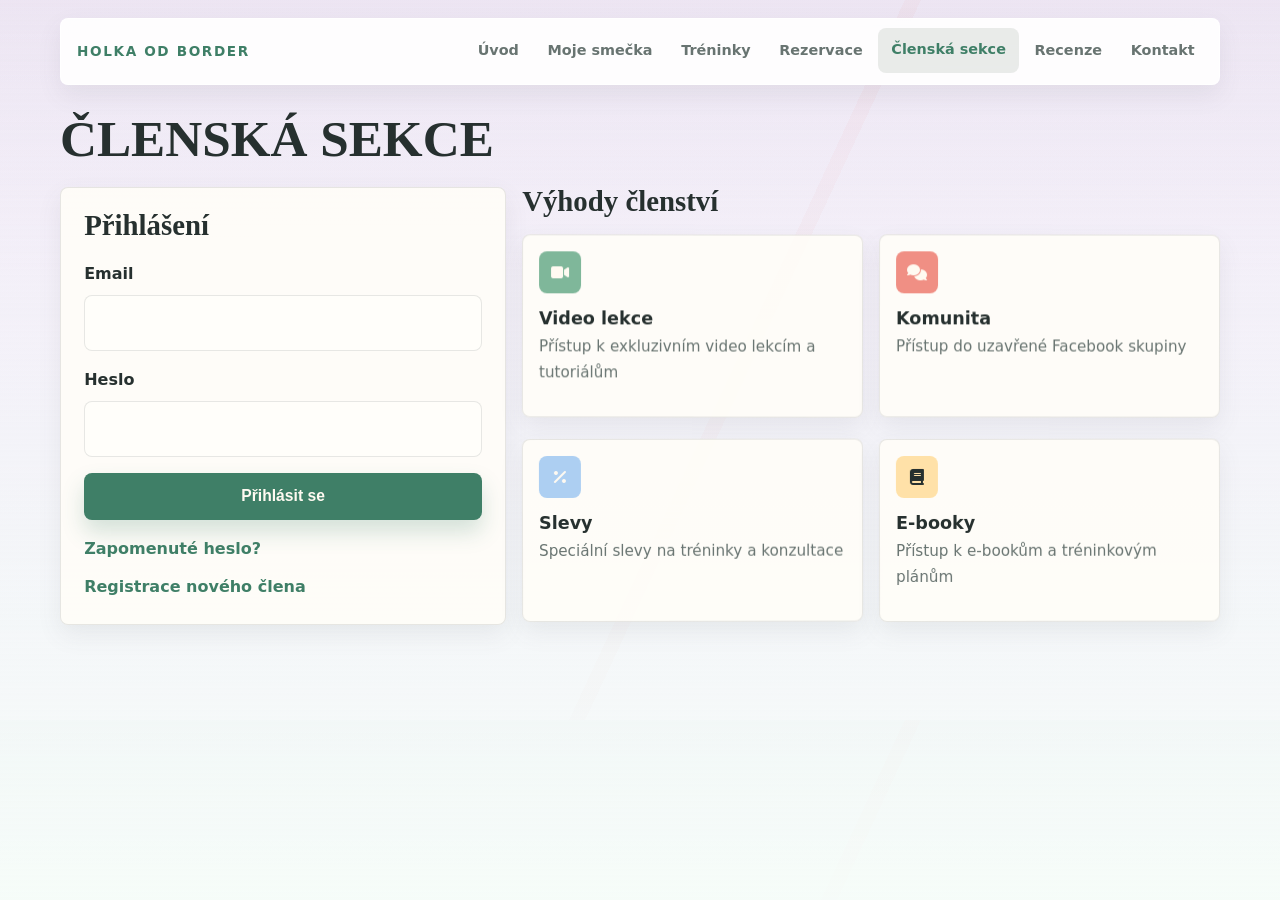
<file: clenska-sekce.html>
<!DOCTYPE html>
<html lang="cs">
<head>
    <meta charset="UTF-8">
    <meta name="viewport" content="width=device-width, initial-scale=1.0">
    <title>Členská sekce | Holka od border</title>
    <meta name="description" content="Členská sekce Holky od border s video lekcemi, e-booky, komunitou a bonusy pro členy.">
    <meta name="robots" content="index, follow">
    <link rel="canonical" href="https://www.holkaodborder.cz/clenska-sekce.html">
    <meta property="og:locale" content="cs_CZ">
    <meta property="og:type" content="website">
    <meta property="og:title" content="Členská sekce | Holka od border">
    <meta property="og:description" content="Video lekce, komunita, slevy a materiály pro členy Holky od border.">
    <meta property="og:url" content="https://www.holkaodborder.cz/clenska-sekce.html">
    <meta property="og:site_name" content="Holka od border">
    <meta property="og:image" content="https://www.holkaodborder.cz/foto2.jpeg">
    <meta name="twitter:card" content="summary_large_image">
    <link rel="stylesheet" href="style.css?v=20260510-2">
    <link rel="stylesheet" href="https://cdnjs.cloudflare.com/ajax/libs/font-awesome/6.4.0/css/all.min.css">
</head>
<body>
    <nav class="site-nav">
        <a href="index.html#uvod" class="nav-brand">Holka od border</a>
        <div class="menu-toggle">
            <div class="hamburger"></div>
        </div>
        <ul class="menu">
            <li><a href="index.html#uvod">Úvod</a></li>
            <li><a href="index.html#o-mne">Moje smečka</a></li>
            <li><a href="index.html#sluzby">Tréninky</a></li>
            <li><a href="rezervace.html">Rezervace</a></li>
            <li><a href="#" class="active">Členská sekce</a></li>
            <li><a href="recenze.html">Recenze</a></li>
            <li><a href="index.html#kontakt">Kontakt</a></li>
        </ul>
    </nav>

    <main>
        <section class="section members-section">
            <h2 class="reveal">ČLENSKÁ SEKCE</h2>
            <div class="members-container">
                <!-- Login Form -->
                <div class="login-form reveal" id="login-form">
                    <h2>Přihlášení</h2>
                    <form>
                        <div class="form-group">
                            <label for="email">Email</label>
                            <input type="email" id="email" required>
                        </div>
                        <div class="form-group">
                            <label for="password">Heslo</label>
                            <input type="password" id="password" required>
                        </div>
                        <button type="submit" class="submit-btn">Přihlásit se</button>
                    </form>
                    <div class="form-links">
                        <a href="#" onclick="showResetForm()" class="forgot-password">Zapomenuté heslo?</a>
                        <a href="#" onclick="showRegisterForm()" class="register">Registrace nového člena</a>
                    </div>
                </div>

                <!-- Register Form (initially hidden) -->
                <div class="login-form reveal" id="register-form" style="display: none;">
                    <h2>Registrace</h2>
                    <form>
                        <div class="form-group">
                            <label for="reg-email">Email</label>
                            <input type="email" id="reg-email" required>
                        </div>
                        <div class="form-group">
                            <label for="reg-password">Heslo</label>
                            <input type="password" id="reg-password" required>
                        </div>
                        <div class="form-group">
                            <label for="confirm-password">Potvrzení hesla</label>
                            <input type="password" id="confirm-password" required>
                        </div>
                        <button type="submit" class="submit-btn">Registrovat se</button>
                    </form>
                    <div class="form-links">
                        <a href="#" onclick="showLoginForm()">Zpět na přihlášení</a>
                    </div>
                </div>

                <!-- Reset Password Form (initially hidden) -->
                <div class="login-form reveal" id="reset-password-form" style="display: none;">
                    <h2>Obnovení hesla</h2>
                    <form>
                        <div class="form-group">
                            <label for="reset-email">Email</label>
                            <input type="email" id="reset-email" required>
                        </div>
                        <button type="submit" class="submit-btn">Obnovit heslo</button>
                    </form>
                    <div class="form-links">
                        <a href="#" onclick="showLoginForm()">Zpět na přihlášení</a>
                    </div>
                </div>

                <!-- Member Content (initially hidden) -->
                <div id="member-content" style="display: none;">
                    <!-- Content will be loaded dynamically -->
                </div>

                <!-- Benefits section remains unchanged -->
                <div class="members-benefits reveal">
                    <h2>Výhody členství</h2>
                    <div class="benefits-grid">
                        <div class="benefit-item">
                            <i class="fas fa-video"></i>
                            <h3>Video lekce</h3>
                            <p>Přístup k exkluzivním video lekcím a tutoriálům</p>
                        </div>
                        <div class="benefit-item">
                            <i class="fas fa-comments"></i>
                            <h3>Komunita</h3>
                            <p>Přístup do uzavřené Facebook skupiny</p>
                        </div>
                        <div class="benefit-item">
                            <i class="fas fa-percentage"></i>
                            <h3>Slevy</h3>
                            <p>Speciální slevy na tréninky a konzultace</p>
                        </div>
                        <div class="benefit-item">
                            <i class="fas fa-book"></i>
                            <h3>E-booky</h3>
                            <p>Přístup k e-bookům a tréninkovým plánům</p>
                        </div>
                    </div>
                </div>
            </div>
        </section>
    </main>

    <script src="script.js?v=20260510-2"></script>
    <script>
        // Přidat tyto funkce pro přepínání formulářů
        function showLoginForm() {
            document.getElementById('login-form').style.display = 'block';
            document.getElementById('register-form').style.display = 'none';
            document.getElementById('reset-password-form').style.display = 'none';
        }

        function showRegisterForm() {
            document.getElementById('login-form').style.display = 'none';
            document.getElementById('register-form').style.display = 'block';
            document.getElementById('reset-password-form').style.display = 'none';
        }

        function showResetForm() {
            document.getElementById('login-form').style.display = 'none';
            document.getElementById('register-form').style.display = 'none';
            document.getElementById('reset-password-form').style.display = 'block';
        }
    </script>
    <script src="members.js?v=20260510-2"></script>
</body>
</html>
</file>
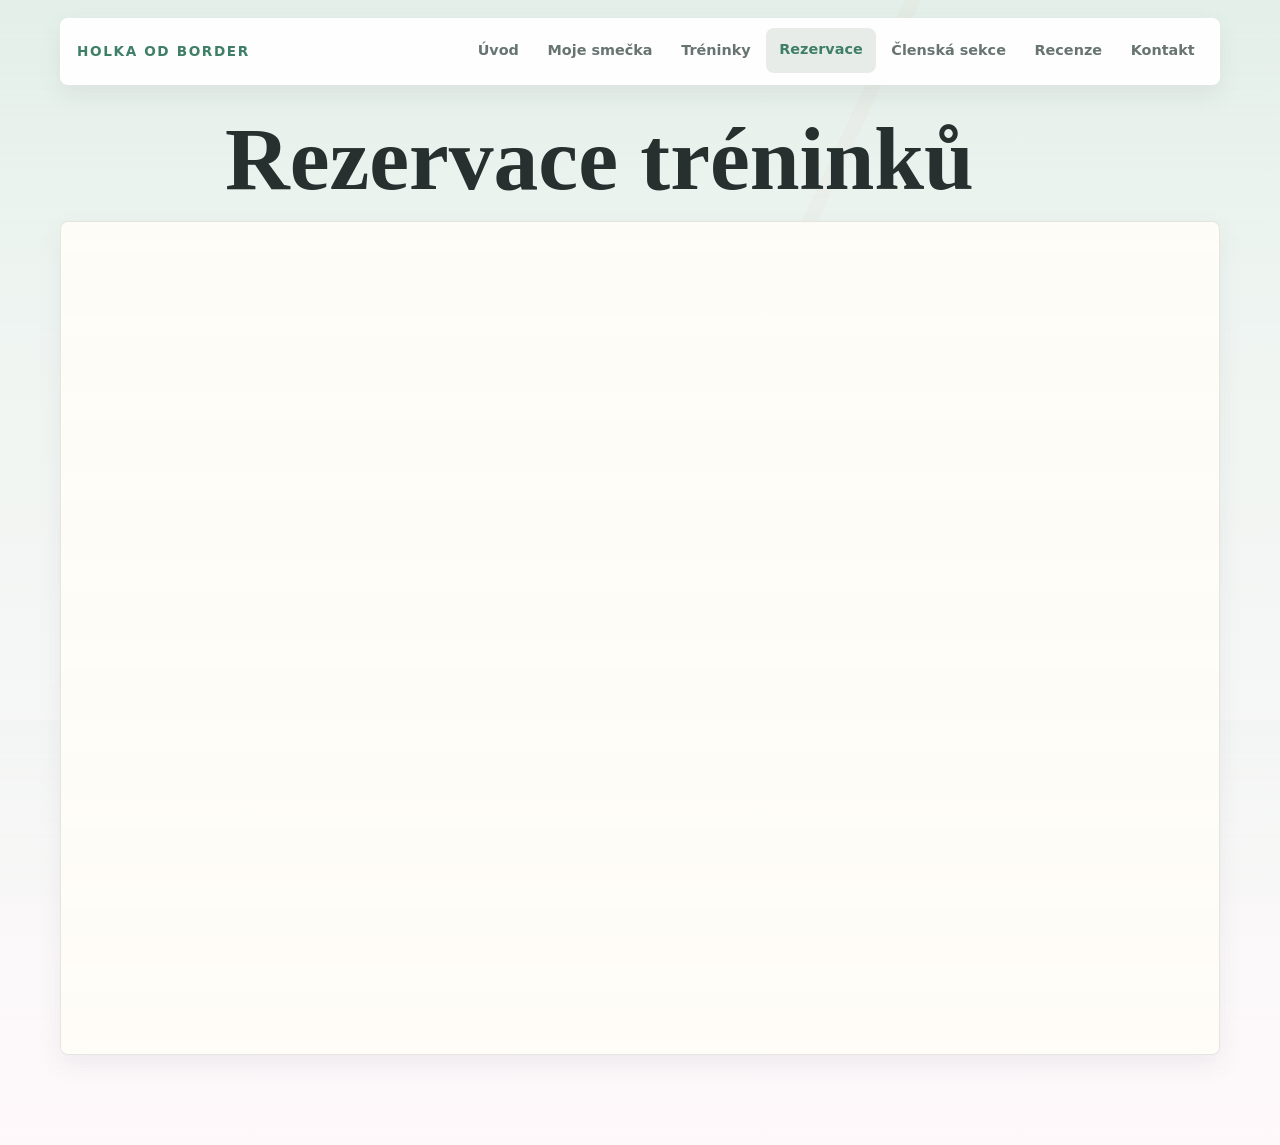
<file: rezervace.html>
<!DOCTYPE html>
<html lang="cs">
<head>
    <meta charset="UTF-8">
    <meta name="viewport" content="width=device-width, initial-scale=1.0">
    <title>Rezervace tréninků | Holka od border</title>
    <meta name="description" content="Rezervujte si termín individuálního, skupinového nebo online tréninku psa u Holky od border.">
    <meta name="robots" content="index, follow">
    <link rel="canonical" href="https://www.holkaodborder.cz/rezervace.html">
    <meta property="og:locale" content="cs_CZ">
    <meta property="og:type" content="website">
    <meta property="og:title" content="Rezervace tréninků | Holka od border">
    <meta property="og:description" content="Vyberte si termín tréninku psa v rezervačním systému Dogres.">
    <meta property="og:url" content="https://www.holkaodborder.cz/rezervace.html">
    <meta property="og:site_name" content="Holka od border">
    <meta property="og:image" content="https://www.holkaodborder.cz/foto1.jpeg">
    <meta name="twitter:card" content="summary_large_image">
    <link rel="stylesheet" href="style.css?v=20260510-2">
    <link rel="stylesheet" href="https://cdnjs.cloudflare.com/ajax/libs/font-awesome/6.4.0/css/all.min.css">
</head>
<body>
    <nav class="site-nav">
        <a href="index.html#uvod" class="nav-brand">Holka od border</a>
        <div class="menu-toggle">
            <div class="hamburger"></div>
        </div>
        <ul class="menu">
            <li><a href="index.html#uvod">Úvod</a></li>
            <li><a href="index.html#o-mne">Moje smečka</a></li>
            <li><a href="index.html#sluzby">Tréninky</a></li>
            <li><a href="#" class="active">Rezervace</a></li>
            <li><a href="clenska-sekce.html">Členská sekce</a></li>
            <li><a href="recenze.html">Recenze</a></li>
            <li><a href="index.html#kontakt">Kontakt</a></li>
        </ul>
    </nav>

    <main>
        <section class="section booking-section">
            <h1>Rezervace tréninků</h1>
            <div class="dogres-container">
                <iframe 
                    src="https://holkaodborder.dogres.cz/trainings" 
                    title="Rezervace tréninků v Dogres"
                    width="100%" 
                    height="800px"
                    style="border: none; max-width: 1200px; margin: 0 auto; display: block;"
                ></iframe>
            </div>
        </section>
    </main>

    <script src="script.js?v=20260510-2"></script>
</body>
</html>
</file>
<file: style.css>
:root {
    --bg: #fff8fb;
    --paper: #ffffff;
    --paper-soft: #fff0f5;
    --ink: #26302f;
    --muted: #687471;
    --line: rgba(38, 48, 47, 0.11);
    --olive: #7fb79a;
    --olive-dark: #3f7f67;
    --clay: #f08f84;
    --sand: #ffe1a8;
    --moss: #adcff2;
    --lilac: #d7c4f2;
    --mint: #c6ead8;
    --shadow: 0 18px 42px rgba(84, 92, 104, 0.14);
    --shadow-soft: 0 10px 24px rgba(84, 92, 104, 0.09);
    --radius: 8px;
    --max: 1160px;
}

* {
    box-sizing: border-box;
}

html {
    scroll-behavior: smooth;
}

body {
    margin: 0;
    color: var(--ink);
    font-family: ui-sans-serif, system-ui, -apple-system, BlinkMacSystemFont, "Segoe UI", Arial, sans-serif;
    line-height: 1.65;
    background:
        linear-gradient(180deg, rgba(255, 248, 251, 0.96), rgba(246, 252, 249, 0.96)),
        var(--bg);
}

body::before {
    content: "";
    position: fixed;
    inset: 0;
    z-index: -1;
    pointer-events: none;
    background:
        linear-gradient(115deg, transparent 0 56%, rgba(240, 143, 132, 0.08) 56% 57%, transparent 57%),
        linear-gradient(180deg, rgba(127, 183, 154, 0.08), transparent 38%);
    background-position: 0 var(--page-scroll, 0px);
    background-size: 100% 720px;
}

a {
    color: inherit;
}

img,
video,
iframe {
    max-width: 100%;
}

.site-nav {
    position: fixed;
    top: 18px;
    left: 50%;
    width: min(calc(100% - 32px), var(--max));
    min-height: 64px;
    padding: 0.6rem 0.7rem 0.6rem 1rem;
    transform: translateX(-50%);
    z-index: 100;
    display: flex;
    align-items: center;
    justify-content: space-between;
    gap: 1rem;
    background: rgba(255, 255, 255, 0.9);
    border: 1px solid rgba(255, 255, 255, 0.72);
    border-radius: var(--radius);
    box-shadow: var(--shadow-soft);
    backdrop-filter: blur(18px);
    transition: min-height 180ms ease, box-shadow 180ms ease, background 180ms ease, transform 180ms ease;
}

.site-nav.scrolled {
    min-height: 56px;
    background: rgba(255, 255, 255, 0.97);
}

.site-nav.nav-hidden {
    transform: translate(-50%, -130%);
}

.nav-brand {
    color: var(--olive-dark);
    font-size: 0.85rem;
    font-weight: 900;
    letter-spacing: 0.12em;
    text-transform: uppercase;
    text-decoration: none;
    white-space: nowrap;
}

.menu {
    margin: 0;
    padding: 0;
    display: flex;
    align-items: center;
    gap: 0.15rem;
    list-style: none;
}

.menu a {
    display: block;
    padding: 0.68rem 0.82rem;
    border-radius: var(--radius);
    color: var(--muted);
    font-size: 0.9rem;
    font-weight: 760;
    text-decoration: none;
    transition: color 180ms ease, background 180ms ease, transform 180ms ease;
}

.menu a:hover,
.menu a.active {
    color: var(--olive-dark);
    background: rgba(83, 111, 87, 0.12);
    transform: translateY(-1px);
}

.menu-toggle {
    display: none;
    width: 42px;
    height: 42px;
    border: 1px solid var(--line);
    border-radius: var(--radius);
    cursor: pointer;
    align-items: center;
    justify-content: center;
    background: var(--paper);
}

.hamburger,
.hamburger::before,
.hamburger::after {
    display: block;
    width: 22px;
    height: 2px;
    background: var(--ink);
    border-radius: 99px;
    transition: transform 220ms ease, opacity 220ms ease;
}

.hamburger {
    position: relative;
}

.hamburger::before,
.hamburger::after {
    content: "";
    position: absolute;
    left: 0;
}

.hamburger::before {
    top: -7px;
}

.hamburger::after {
    top: 7px;
}

.hamburger.active {
    background: transparent;
}

.hamburger.active::before {
    transform: translateY(7px) rotate(45deg);
}

.hamburger.active::after {
    transform: translateY(-7px) rotate(-45deg);
}

.section {
    min-height: 100vh;
    padding: clamp(4.25rem, 7vw, 6rem) clamp(1rem, 4vw, 2rem);
}

.section > h1,
.section > h2,
.section > .section-kicker,
.dog-profile,
.training-container,
.dogres-container,
.members-container,
.reviews-container,
#review-form,
.contact-form,
.contact-panel {
    width: min(100%, var(--max));
    margin-left: auto;
    margin-right: auto;
}

.section-kicker,
.eyebrow {
    margin-bottom: 0.65rem;
    color: var(--clay);
    font-size: 0.76rem;
    font-weight: 900;
    letter-spacing: 0.18em;
    text-transform: uppercase;
}

h1,
h2,
h3 {
    margin-top: 0;
    line-height: 1.04;
    letter-spacing: 0;
}

h1 {
    max-width: 830px;
    margin-bottom: 1rem;
    font-family: Georgia, "Times New Roman", serif;
    font-size: clamp(2.7rem, 7vw, 5.7rem);
    font-weight: 700;
}

h2 {
    margin-bottom: 1.35rem;
    font-family: Georgia, "Times New Roman", serif;
    font-size: clamp(1.9rem, 4vw, 3.35rem);
    font-weight: 700;
}

h3 {
    margin-bottom: 1rem;
    font-size: clamp(1.15rem, 1.7vw, 1.55rem);
}

p {
    margin-top: 0;
}

#uvod {
    min-height: 100svh;
    padding: 0;
    position: relative;
    display: grid;
    place-items: center;
    overflow: hidden;
    color: var(--ink);
    background: #fceff6;
}

.parallax-container {
    position: absolute;
    inset: 0;
    overflow: hidden;
    background: #fceff6;
}

.parallax-container::before {
    content: "";
    position: absolute;
    inset: 0;
    z-index: 1;
    background: url("4.jpeg") center 42% / cover no-repeat;
    opacity: 0.72;
}

#myVideo {
    position: relative;
    z-index: 0;
    width: 100%;
    height: 112%;
    object-fit: cover;
    opacity: 0.2;
    filter: saturate(1.08) contrast(0.96) brightness(1.12);
}

#uvod::after {
    content: "";
    position: absolute;
    inset: 0;
    z-index: 1;
    background:
        linear-gradient(90deg, rgba(255, 248, 251, 0.94), rgba(255, 248, 251, 0.72) 44%, rgba(255, 248, 251, 0.18)),
        linear-gradient(180deg, rgba(255, 248, 251, 0.14), rgba(246, 252, 249, 0.86));
}

#uvod .content {
    position: relative;
    z-index: 2;
    width: min(100% - 32px, var(--max));
    padding-top: 7rem;
    opacity: var(--hero-opacity, 1);
    transform: translate3d(0, var(--hero-shift, 0px), 0);
    transition: opacity 120ms linear;
}

#uvod .content h1 {
    text-transform: none;
    text-wrap: balance;
}

.intro-text {
    max-width: 620px;
    color: #4d5b58;
    font-size: clamp(0.98rem, 1.4vw, 1.1rem);
}

.intro-text p {
    margin-bottom: 1rem;
}

.hero-actions,
.social-icons {
    display: flex;
    align-items: center;
    flex-wrap: wrap;
    gap: 0.8rem;
}

.hero-actions {
    margin-top: 2rem;
}

.hero-points {
    display: flex;
    flex-wrap: wrap;
    gap: 0.55rem;
    max-width: 680px;
    margin-top: 1rem;
}

.hero-points span {
    padding: 0.45rem 0.68rem;
    border: 1px solid rgba(63, 127, 103, 0.18);
    border-radius: var(--radius);
    color: var(--olive-dark);
    background: rgba(255, 255, 255, 0.62);
    font-size: 0.88rem;
    font-weight: 800;
}

.social-icons {
    margin-top: 1.6rem;
}

.social-icons a {
    width: 44px;
    height: 44px;
    display: grid;
    place-items: center;
    border: 1px solid rgba(63, 127, 103, 0.22);
    border-radius: var(--radius);
    color: var(--olive-dark);
    text-decoration: none;
    transition: transform 180ms ease, background 180ms ease;
}

.social-icons a:hover {
    transform: translateY(-2px);
    background: rgba(127, 183, 154, 0.16);
}

.cta-btn,
.submit-btn,
#review-form button {
    display: inline-flex;
    align-items: center;
    justify-content: center;
    min-height: 46px;
    padding: 0.82rem 1.15rem;
    border: 1px solid transparent;
    border-radius: var(--radius);
    color: #fffaf1;
    background: var(--olive-dark);
    box-shadow: 0 12px 22px rgba(63, 127, 103, 0.22);
    cursor: pointer;
    font-size: 0.98rem;
    font-weight: 850;
    text-decoration: none;
    transition: transform 180ms ease, box-shadow 180ms ease, background 180ms ease, border-color 180ms ease;
}

.cta-btn:hover,
.submit-btn:hover,
#review-form button:hover {
    transform: translateY(-2px);
    background: #253e2d;
    box-shadow: 0 18px 32px rgba(47, 77, 58, 0.3);
}

.submit-btn:disabled,
#review-form button:disabled {
    cursor: not-allowed;
    opacity: 0.7;
    transform: none;
}

.cta-btn.secondary {
    color: var(--olive-dark);
    background: rgba(255, 255, 255, 0.58);
    border-color: rgba(63, 127, 103, 0.22);
    box-shadow: none;
}

.cta-btn.secondary:hover {
    background: rgba(255, 255, 255, 0.86);
}

#o-mne,
.reviews-page {
    background: linear-gradient(180deg, rgba(255, 255, 255, 0.72), rgba(255, 240, 245, 0.42));
}

#sluzby,
.booking-section {
    background: linear-gradient(180deg, rgba(198, 234, 216, 0.38), rgba(255, 248, 251, 0.92));
}

.members-section {
    background: linear-gradient(180deg, rgba(215, 196, 242, 0.28), rgba(246, 252, 249, 0.9));
}

.dog-profile {
    display: grid;
    grid-template-columns: minmax(0, 1.35fr) minmax(220px, 0.65fr);
    align-items: stretch;
    gap: 0;
    margin-top: 1rem;
    border: 1px solid var(--line);
    border-radius: var(--radius);
    background: var(--paper);
    box-shadow: var(--shadow-soft);
    overflow: hidden;
}

.dog-profile:nth-of-type(2) {
    grid-template-columns: minmax(220px, 0.65fr) minmax(0, 1.35fr);
}

.dog-text {
    max-width: none;
    padding: clamp(1rem, 2.4vw, 1.45rem);
}

.dog-text p {
    color: var(--muted);
    font-size: 0.9rem;
    line-height: 1.55;
    margin-bottom: 0.72rem;
}

.quote {
    margin-bottom: 0.9rem;
    padding: 0;
    border: 0;
    color: var(--olive-dark);
    font-family: Georgia, "Times New Roman", serif;
    font-size: clamp(1rem, 1.35vw, 1.2rem);
    font-weight: 700;
}

.dog-image {
    position: relative;
    min-height: 280px;
    overflow: hidden;
    background: var(--paper-soft);
}

.dog-image img {
    width: 100%;
    height: 100%;
    min-height: 280px;
    display: block;
    object-fit: cover;
    transition: transform 700ms ease, filter 700ms ease;
}

.dog-image:hover img {
    transform: scale(1.035);
    filter: saturate(1.05);
}

.training-container {
    display: grid;
    grid-template-columns: repeat(4, minmax(0, 1fr));
    gap: 0.9rem;
}

.section-intro {
    width: min(100%, 760px);
    margin: -0.7rem auto 1.6rem;
    color: var(--muted);
    font-size: 1rem;
}

#sluzby .section-intro {
    width: min(100%, var(--max));
    text-align: left;
}

.training-item,
.benefit-item,
.review-item,
.login-form,
#member-content,
#review-form,
.contact-form,
.dogres-container,
.contact-panel {
    border: 1px solid var(--line);
    border-radius: var(--radius);
    background: rgba(255, 253, 248, 0.9);
    box-shadow: var(--shadow-soft);
}

.training-item {
    position: relative;
    min-height: 250px;
    overflow: hidden;
    transition: transform 220ms ease, box-shadow 220ms ease, border-color 220ms ease;
    height: 100%;
}

.training-item::before {
    content: "";
    position: absolute;
    inset: 0 auto 0 0;
    width: 8px;
    background: var(--olive);
}

.training-item:nth-child(2)::before {
    background: var(--clay);
}

.training-item:nth-child(3)::before {
    background: var(--moss);
}

.training-item:nth-child(4)::before {
    background: var(--sand);
}

.training-item:hover,
.benefit-item:hover,
.review-item:hover {
    transform: translate3d(0, calc(var(--scroll-y, 0px) - 5px), 0) rotate(var(--scroll-tilt, 0deg));
    box-shadow: var(--shadow);
    border-color: rgba(83, 111, 87, 0.34);
}

.training-content {
    min-height: 250px;
    padding: 1.15rem;
    display: flex;
    flex-direction: column;
    height: 100%;
}

.training-content h3 {
    max-width: 470px;
    color: var(--olive-dark);
    font-size: clamp(1.08rem, 1.6vw, 1.28rem);
    line-height: 1.14;
}

.training-content p {
    color: var(--muted);
    font-size: 0.94rem;
    line-height: 1.58;
    margin-bottom: 1rem;
}

.training-content .cta-btn {
    margin-top: auto;
    width: fit-content;
}

.booking-section,
.members-section {
    padding-top: clamp(5.5rem, 9vw, 7rem);
}

.dogres-container {
    padding: clamp(0.55rem, 2vw, 1rem);
    overflow: hidden;
}

.dogres-container iframe {
    min-height: 680px;
    border-radius: calc(var(--radius) - 2px);
}

.members-container {
    display: grid;
    grid-template-columns: minmax(300px, 0.78fr) minmax(0, 1.22fr);
    gap: 1rem;
    align-items: start;
}

.login-form,
#member-content {
    padding: clamp(1rem, 2.4vw, 1.45rem);
}

.login-form h2,
.members-benefits h2,
#member-content h2 {
    margin-bottom: 1.25rem;
    font-family: Georgia, "Times New Roman", serif;
    font-size: clamp(1.35rem, 2.4vw, 1.8rem);
}

.members-benefits {
    padding: 0;
}

.benefits-grid {
    display: grid;
    grid-template-columns: repeat(2, minmax(0, 1fr));
    gap: 1rem;
}

.benefit-item {
    padding: 1rem;
    transition: transform 220ms ease, box-shadow 220ms ease;
}

.benefit-item i {
    width: 42px;
    height: 42px;
    display: grid;
    place-items: center;
    margin-bottom: 1rem;
    border-radius: var(--radius);
    color: #fffaf1;
    background: var(--olive);
}

.benefit-item:nth-child(2) i {
    background: var(--clay);
}

.benefit-item:nth-child(3) i {
    background: var(--moss);
}

.benefit-item:nth-child(4) i {
    color: var(--ink);
    background: var(--sand);
}

.benefit-item h3 {
    margin-bottom: 0.45rem;
    font-size: 1.1rem;
}

.benefit-item p,
.review-item p,
#member-content p {
    color: var(--muted);
    font-size: 0.95rem;
}

.form-group {
    margin-bottom: 1rem;
}

.form-group label,
#review-form label {
    display: block;
    margin-bottom: 0.45rem;
    color: var(--ink);
    font-weight: 800;
}

input,
select,
textarea {
    width: 100%;
    padding: 0.88rem 0.92rem;
    border: 1px solid var(--line);
    border-radius: var(--radius);
    color: var(--ink);
    background: #fffefa;
    font: inherit;
    transition: border-color 180ms ease, box-shadow 180ms ease;
}

textarea {
    min-height: 140px;
    resize: vertical;
}

input:focus,
select:focus,
textarea:focus {
    outline: none;
    border-color: var(--olive);
    box-shadow: 0 0 0 4px rgba(83, 111, 87, 0.14);
}

.submit-btn {
    width: 100%;
}

.form-links {
    margin-top: 1rem;
    display: flex;
    flex-wrap: wrap;
    gap: 0.75rem;
}

.form-links a {
    color: var(--olive-dark);
    font-weight: 800;
    text-decoration: none;
}

.form-links a:hover {
    text-decoration: underline;
}

.reviews-container {
    display: grid;
    grid-template-columns: repeat(3, minmax(0, 1fr));
    gap: 0.9rem;
    background: transparent;
    box-shadow: none;
    border: 0;
}

.review-item {
    padding: 1rem;
    transition: transform 220ms ease, box-shadow 220ms ease;
}

.review-item h3 {
    margin-bottom: 0.65rem;
    color: var(--olive-dark);
    font-size: 1.12rem;
}

.empty-reviews {
    grid-column: 1 / -1;
    margin: 0;
    padding: 1rem;
    border: 1px solid var(--line);
    border-radius: var(--radius);
    color: var(--muted);
    background: rgba(255, 255, 255, 0.76);
}

.review-cta {
    width: min(100%, 720px);
    margin: 1rem auto 0;
    padding: 1rem;
    display: flex;
    align-items: center;
    justify-content: space-between;
    gap: 1rem;
    border: 1px solid var(--line);
    border-radius: var(--radius);
    background: rgba(255, 255, 255, 0.76);
    box-shadow: var(--shadow-soft);
}

.review-cta p {
    margin: 0;
    color: var(--muted);
    font-weight: 750;
}

#review-form {
    max-width: 780px;
    padding: clamp(1.2rem, 3vw, 2rem);
    margin-bottom: 2rem;
}

#review-form .form-group {
    display: grid;
    grid-template-columns: auto 1fr;
    align-items: start;
    gap: 0.7rem;
}

#review-form .form-group input {
    width: auto;
    margin-top: 0.35rem;
}

.rating {
    display: flex;
    flex-direction: row-reverse;
    justify-content: flex-end;
    gap: 0.15rem;
    margin-bottom: 1rem;
    cursor: pointer;
}

.star {
    color: #d2c4b1;
    font-size: 2rem;
    line-height: 1;
    transition: color 160ms ease, transform 160ms ease;
}

.star:hover,
.star:hover ~ .star,
.star.selected {
    color: var(--clay);
    transform: translateY(-1px);
}

.contact-panel {
    max-width: 720px;
    padding: 0.85rem;
    display: grid;
    gap: 0.7rem;
    margin-bottom: 1rem;
}

.contact-panel a {
    display: flex;
    align-items: center;
    gap: 0.75rem;
    padding: 0.9rem 1rem;
    border-radius: var(--radius);
    color: var(--ink);
    background: var(--paper-soft);
    font-weight: 850;
    text-decoration: none;
    transition: transform 180ms ease, background 180ms ease;
}

.contact-panel a:hover {
    transform: translateX(4px);
    background: rgba(83, 111, 87, 0.12);
}

.contact-panel i {
    color: var(--olive-dark);
}

.contact-form {
    width: min(100%, 820px);
    margin-top: 1rem;
    padding: clamp(1rem, 2.4vw, 1.55rem);
}

.form-grid {
    display: grid;
    grid-template-columns: repeat(2, minmax(0, 1fr));
    gap: 1rem;
}

.consent-row {
    display: grid;
    grid-template-columns: auto 1fr;
    gap: 0.7rem;
    align-items: start;
    margin: 0 0 1rem;
    color: var(--muted);
    font-weight: 700;
}

.consent-row input {
    width: auto;
    margin-top: 0.35rem;
}

.cf-turnstile {
    margin: 1rem 0;
    min-height: 65px;
}

.form-status {
    min-height: 1.5rem;
    margin: 0.9rem 0 0;
    color: var(--muted);
    font-weight: 800;
}

.form-status.success {
    color: var(--olive-dark);
}

.form-status.error {
    color: var(--clay);
}

.calendar-wrapper,
.selected-info,
.time-slot {
    border-radius: var(--radius);
}

.reveal,
.dog-profile {
    opacity: 0;
    transform: translateY(28px);
    transition: opacity 650ms ease, transform 650ms ease;
}

.reveal.active,
.dog-profile.active {
    opacity: 1;
    transform: translateY(0);
}

.reveal.leaving,
.dog-profile.leaving {
    opacity: 0;
    transform: translateY(-18px);
}

.scroll-float {
    transform: translate3d(0, var(--scroll-y, 0px), 0) rotate(var(--scroll-tilt, 0deg));
    transition:
        transform 160ms linear var(--float-delay, 0ms),
        box-shadow 220ms ease,
        border-color 220ms ease;
    will-change: transform;
}

body.scrolling-up .section-kicker.active {
    transform: translateY(-4px);
}

body.scrolling-down .section-kicker.active {
    transform: translateY(4px);
}

@media (max-width: 1080px) {
    .training-container,
    .reviews-container {
        grid-template-columns: repeat(2, minmax(0, 1fr));
    }

    .menu a {
        padding-inline: 0.58rem;
        font-size: 0.86rem;
    }
}

@media (max-width: 860px) {
    .site-nav {
        top: 12px;
        width: min(calc(100% - 24px), var(--max));
    }

    .menu-toggle {
        display: flex;
        position: relative;
        z-index: 102;
    }

    .menu {
        position: fixed;
        top: calc(100% + 10px);
        right: 0;
        width: min(330px, calc(100vw - 24px));
        padding: 0.65rem;
        display: grid;
        gap: 0.2rem;
        border: 1px solid var(--line);
        border-radius: var(--radius);
        background: rgba(255, 255, 255, 0.97);
        box-shadow: var(--shadow);
        transform: translateY(-8px);
        opacity: 0;
        pointer-events: none;
        transition: opacity 180ms ease, transform 180ms ease;
    }

    .menu.active {
        transform: translateY(0);
        opacity: 1;
        pointer-events: auto;
    }

    .menu a {
        padding: 0.9rem 1rem;
        font-size: 1rem;
    }

    #uvod .content {
        padding-top: 6rem;
        padding-bottom: 2.5rem;
    }

    .dog-profile,
    .dog-profile:nth-of-type(2),
    .members-container,
    .form-grid {
        grid-template-columns: 1fr;
    }

    .dog-profile:nth-of-type(2) .dog-image {
        order: 2;
    }

    .dog-image,
    .dog-image img {
        min-height: 260px;
    }

    .training-container,
    .benefits-grid {
        grid-template-columns: 1fr;
    }

    .review-cta {
        align-items: stretch;
        flex-direction: column;
    }

    .review-cta .cta-btn {
        width: 100%;
    }
}

@media (max-width: 620px) {
    .section {
        padding-inline: 1rem;
    }

    .nav-brand {
        font-size: 0.76rem;
    }

    .reviews-container {
        grid-template-columns: 1fr;
    }

    .hero-actions,
    .hero-actions .cta-btn {
        width: 100%;
    }

    .hero-actions .cta-btn {
        justify-content: center;
    }

    .dogres-container {
        padding: 0.35rem;
    }

    .dogres-container iframe {
        min-height: 680px;
    }
}

@media (prefers-reduced-motion: reduce) {
    *,
    *::before,
    *::after {
        scroll-behavior: auto !important;
        transition-duration: 0.01ms !important;
        animation-duration: 0.01ms !important;
        animation-iteration-count: 1 !important;
    }
}
</file>
